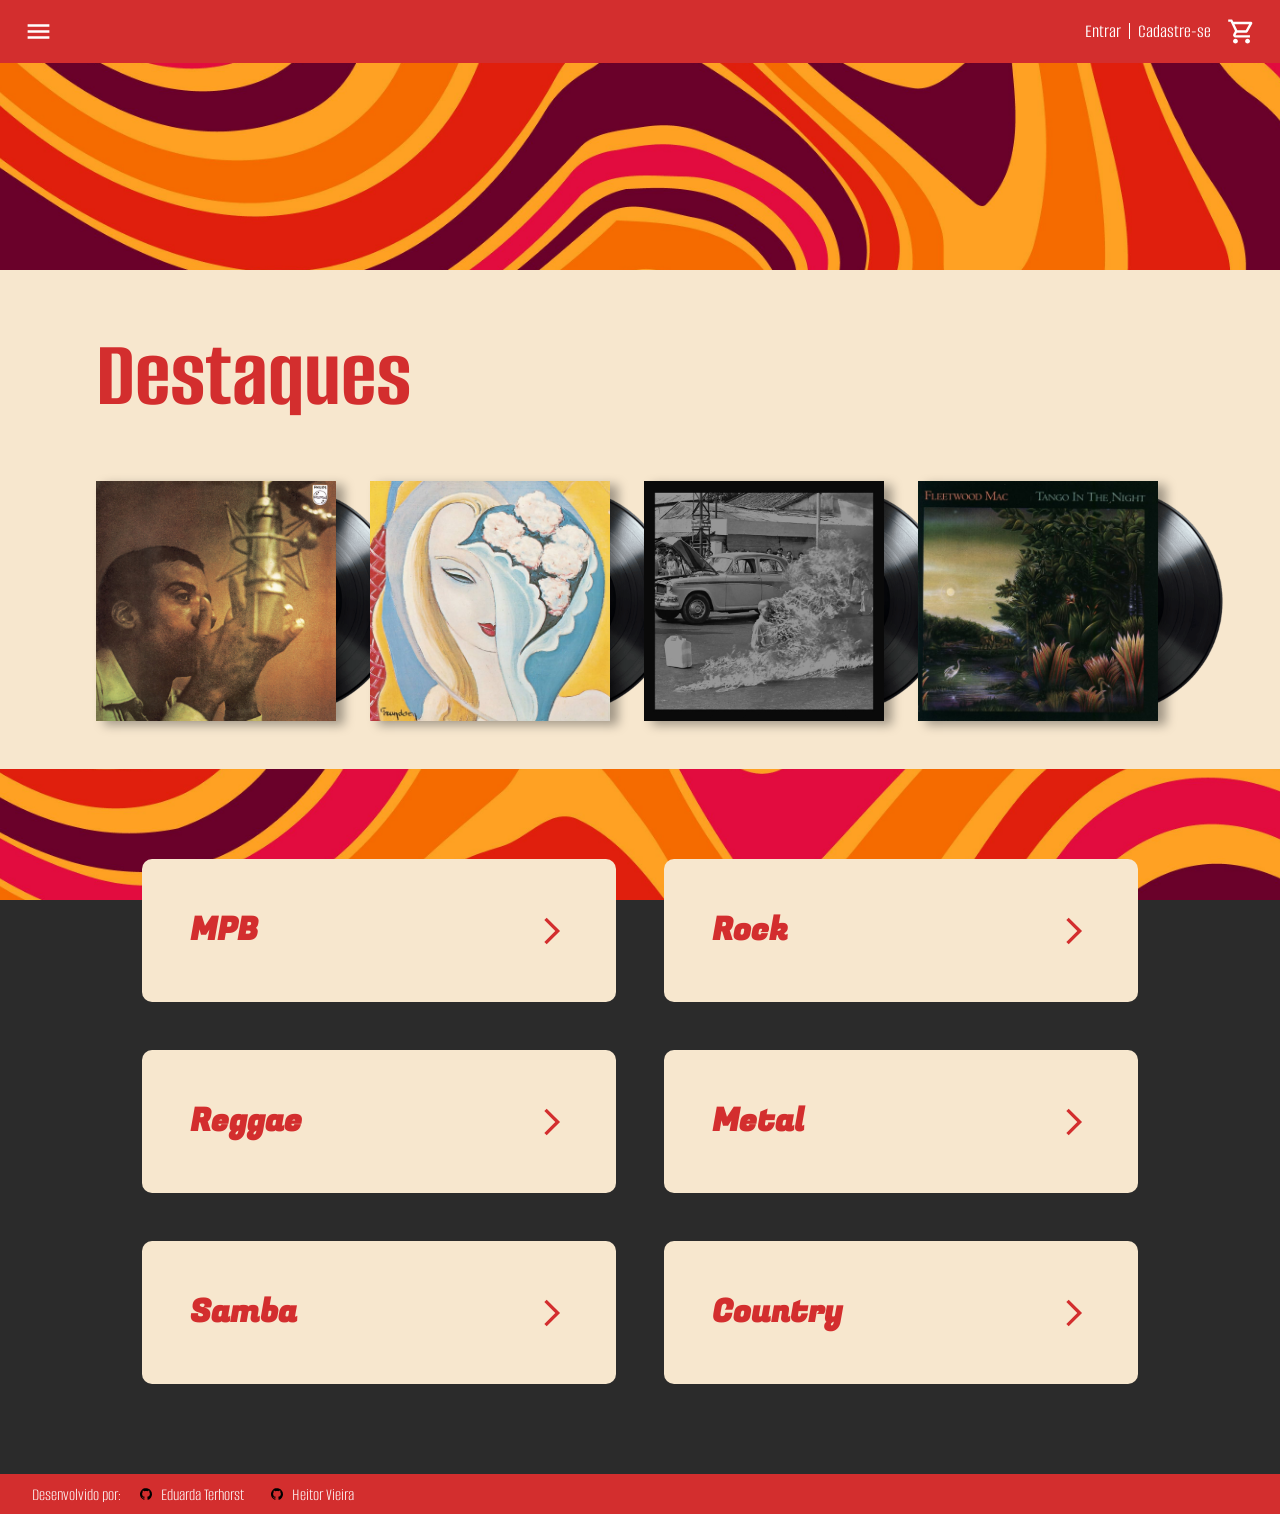
<file: index.html>
<!DOCTYPE html>
<html lang="pt-br">

<head>
    <meta charset="UTF-8">
    <meta name="viewport" content="width=device-width, initial-scale=1.0">
    <link rel="stylesheet" href="css/index.css">

    <title>Disco</title>
</head>

<body>

    <header>
        <a href="">
            <figure>
                <img src="src/icons/Menu.svg" alt="Menu">
            </figure>
        </a>

        <section class="conta">
            <section class="login">
                <a href="">Entrar</a>
                <hr>
                <a href="">Cadastre-se</a>
            </section>

            <a href="">
                <figure>
                    <img src="src/icons/Carrinho.svg" alt="Carrinho">
                </figure>
            </a>
        </section>
    </header>

    <figure class="logo">
        
    </figure>

    <section class="hero">

        <h1>Destaques</h1>

        <nav>

            <a href="produto.html" class="hero-disco">
                <img class="hero-disco-capa" src="src\covers\Força Bruta - Jorge Ben Jor.jpg" alt="Capa do Álbum">
                <img class="hero-disco-disco" src="src/general/DiscoMockup.png" alt="Disco">
            </a>

            <a href="produto.html" class="hero-disco">
                <img class="hero-disco-capa" src="src\covers\Layla - Derek and The Dominos.jpg" alt="Capa do Álbum">
                <img class="hero-disco-disco" src="src/general/DiscoMockup.png" alt="Disco">
            </a>

            <a href="produto.html" class="hero-disco">
                <img class="hero-disco-capa" src="src\covers\Rage Against The Machine - Rage Against The Machine.jpg"
                    alt="Capa do Álbum">
                <img class="hero-disco-disco" src="src/general/DiscoMockup.png" alt="Disco">
            </a>

            <a href="produto.html" class="hero-disco">
                <img class="hero-disco-disco" src="src/general/DiscoMockup.png" alt="Disco">
                <img class="hero-disco-capa" src="src\covers\Tango In The Night - Fleetwood Mac.jpg"
                    alt="Capa do Álbum">
            </a>

        </nav>

    </section>

    <main class="categorias">

        <a href="categoria.html" class="categoria">
            <h1>MPB</h1>
            <svg xmlns="http://www.w3.org/2000/svg" height="24px" viewBox="0 -960 960 960">
                <path d="m321-80-71-71 329-329-329-329 71-71 400 400L321-80Z" />
            </svg>
        </a>

        <a href="categoria.html" class="categoria">
            <h1>Rock</h1>
            <svg xmlns="http://www.w3.org/2000/svg" height="24px" viewBox="0 -960 960 960">
                <path d="m321-80-71-71 329-329-329-329 71-71 400 400L321-80Z" />
            </svg>
        </a>

        <a href="categoria.html" class="categoria">
            <h1>Reggae</h1>
            <svg xmlns="http://www.w3.org/2000/svg" height="24px" viewBox="0 -960 960 960">
                <path d="m321-80-71-71 329-329-329-329 71-71 400 400L321-80Z" />
            </svg>
        </a>

        <a href="categoria.html" class="categoria">
            <h1>Metal</h1>
            <svg xmlns="http://www.w3.org/2000/svg" height="24px" viewBox="0 -960 960 960">
                <path d="m321-80-71-71 329-329-329-329 71-71 400 400L321-80Z" />
            </svg>
        </a>

        <a href="categoria.html" class="categoria">
            <h1>Samba</h1>
            <svg xmlns="http://www.w3.org/2000/svg" height="24px" viewBox="0 -960 960 960">
                <path d="m321-80-71-71 329-329-329-329 71-71 400 400L321-80Z" />
            </svg>
        </a>

        <a href="categoria.html" class="categoria">
            <h1>Country</h1>
            <svg xmlns="http://www.w3.org/2000/svg" height="24px" viewBox="0 -960 960 960">
                <path d="m321-80-71-71 329-329-329-329 71-71 400 400L321-80Z" />
            </svg>
        </a>
    </main>

    <footer>
        <h1>Desenvolvido por:</h1>
        <div class="devs">
            <a href="#" class="dev-card">
                <img src="src/icons/github.svg" alt="GitHub" class="github-icon">
                <h2>Eduarda Terhorst</h2>
            </a>
            <a href="#" class="dev-card">
                <img src="src/icons/github.svg" alt="GitHub" class="github-icon">
                <h2>Heitor Vieira</h2>
            </a>
        </div>
    </footer>

</body>

</html>
</file>
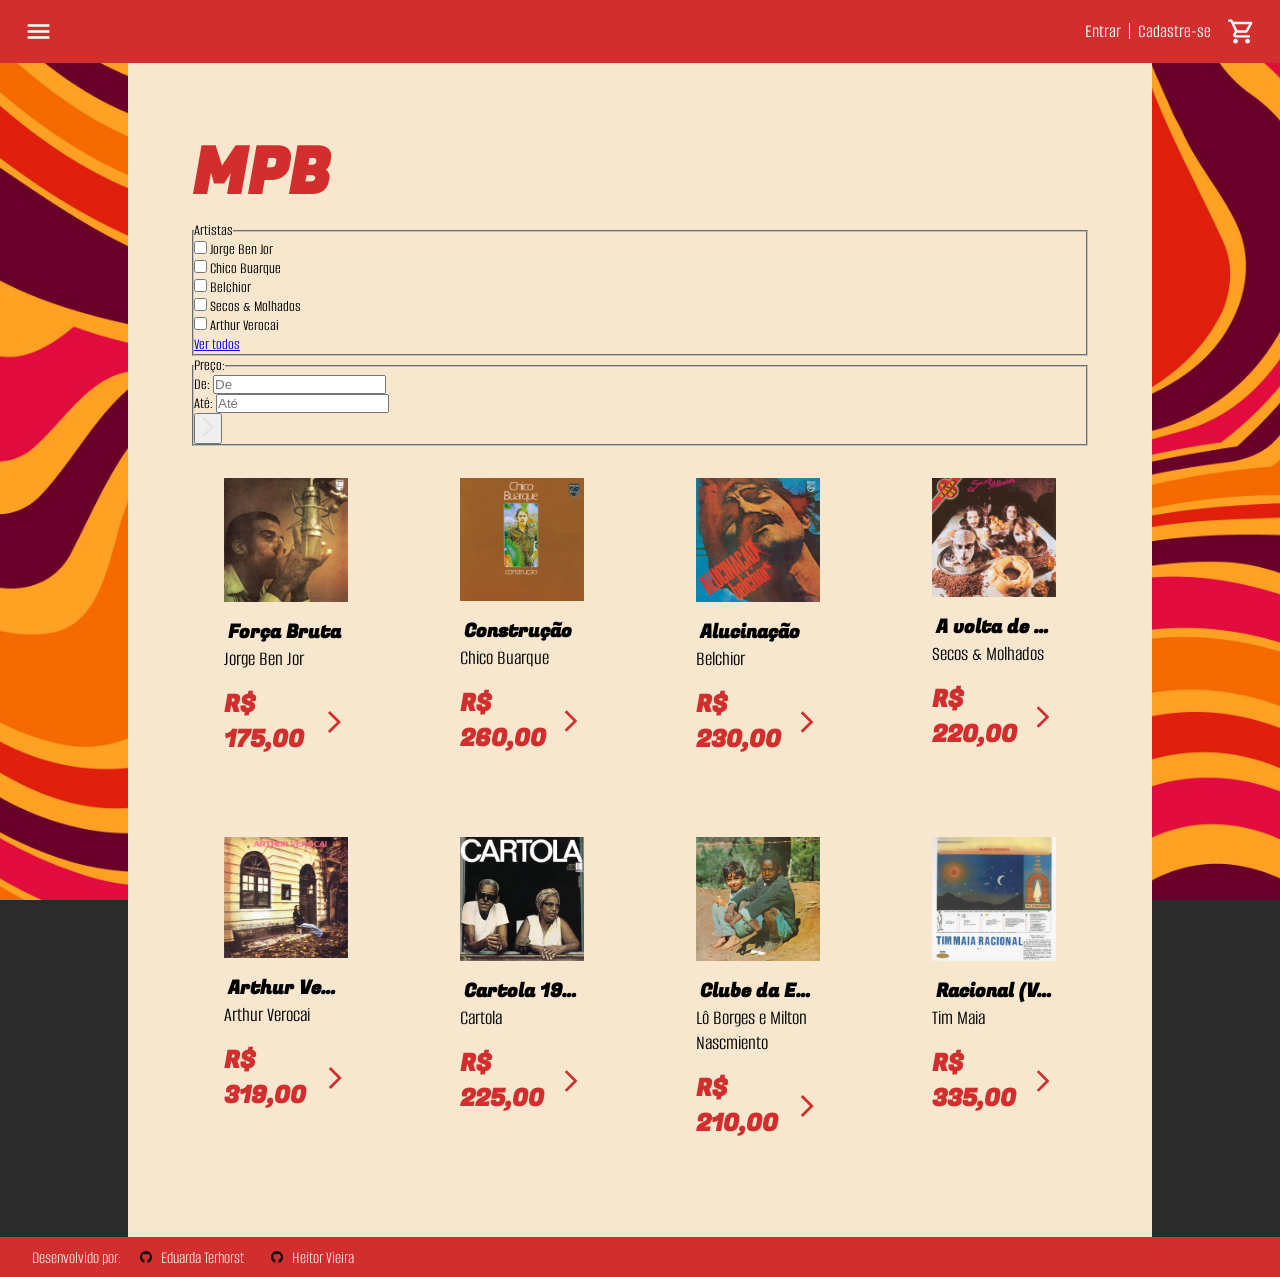
<file: categoria.html>
<!DOCTYPE html>
<html lang="pt-br">

<head>
    <meta charset="UTF-8">
    <meta name="viewport" content="width=device-width, initial-scale=1.0">
    <link rel="stylesheet" href="css/index.css">

    <title>Categoria - Disco</title>
</head>

<body>

    <header>
        <a href="index.html">
            <figure>
                <img src="src/icons/Menu.svg" alt="Menu">
            </figure>
        </a>

        <section class="conta">
            <section class="login">
                <a href="">Entrar</a>
                <hr>
                <a href="">Cadastre-se</a>
            </section>

            <a href="">
                <figure>
                    <img src="src/icons/Carrinho.svg" alt="Carrinho">
                </figure>
            </a>
        </section>
    </header>

    <main class="produtos">
        <h1 class="produtos-categoria">MPB</h1>

        <section class="filtros">
            <form>
                <fieldset class="filtros-artistas">
                    <legend>Artistas</legend>

                    <div>
                        <input type="checkbox" id="Jorge Ben Jor" name="artista" value="Jorge Ben Jor">
                        <label for="Jorge Ben Jor">Jorge Ben Jor</label>
                    </div>

                    <div>
                        <input type="checkbox" id="Chico Buarque" name="artista" value="Chico Buarque">
                        <label for="Chico Buarque">Chico Buarque</label>
                    </div>

                    <div>
                        <input type="checkbox" id="Belchior" name="artista" value="Belchior">
                        <label for="Belchior">Belchior</label>
                    </div>

                    <div>
                        <input type="checkbox" id="Secos & Molhados" name="artista" value="Secos & Molhados">
                        <label for="Secos & Molhados">Secos & Molhados</label>
                    </div>

                    <div>
                        <input type="checkbox" id="Arthur Verocai" name="artista" value="Arthur Verocai">
                        <label for="Arthur Verocai">Arthur Verocai</label>
                    </div>


                    <a href="#">Ver todos</a>
                </fieldset>

                <fieldset class="filtros-preco">
                    <legend>Preço:</legend>

                    <div>
                        <label for="min-price">De:</label>
                        <input type="text" id="min-price" name="min-price" placeholder="De">
                    </div>

                    <div>
                        <label for="max-price">Até:</label>
                        <input type="text" id="max-price" name="max-price" placeholder="Até">
                    </div>

                    <button type="submit">
                        <img src="src/icons/Avancar.svg" alt="Enviar">
                    </button>

                </fieldset>
            </form>
        </section>

        <section class="produtos-grid">
            <article class="produto">
                <img src="src/covers/Força Bruta - Jorge Ben Jor.jpg" alt="Capa do Álbum">
                <section class="identificacao">
                    <h1>Força Bruta</h1>
                    <h2>Jorge Ben Jor</h2>
                </section>
                <section class="comprar">
                    <a href="produto.html">
                        <h1 class="comprar-preco">R$ 175,00</h1>
                        <svg class="comprar-arrow" xmlns="http://www.w3.org/2000/svg" viewBox="0 -960 960 960">
                            <path d="m321-80-71-71 329-329-329-329 71-71 400 400L321-80Z" />
                        </svg>
                    </a>
                </section>
            </article>

            <article class="produto">
                <img src="src/covers/Construção - Chico Buarqu.jpg" alt="Capa do Álbum">
                <section class="identificacao">
                    <h1>Construção</h1>
                    <h2>Chico Buarque</h2>
                </section>
                <section class="comprar">
                    <a href="produto.html">
                        <h1 class="comprar-preco">R$ 260,00</h1>
                        <svg class="comprar-arrow" xmlns="http://www.w3.org/2000/svg" viewBox="0 -960 960 960">
                            <path d="m321-80-71-71 329-329-329-329 71-71 400 400L321-80Z" />
                        </svg>
                    </a>
                </section>
            </article>

            <article class="produto">
                <img src="src/covers/Alucinação - Belchior.jpg" alt="Capa do Álbum">
                <section class="identificacao">
                    <h1>Alucinação</h1>
                    <h2>Belchior</h2>
                </section>
                <section class="comprar">
                    <a href="produto.html">
                        <h1 class="comprar-preco">R$ 230,00</h1>
                        <svg class="comprar-arrow" xmlns="http://www.w3.org/2000/svg" viewBox="0 -960 960 960">
                            <path d="m321-80-71-71 329-329-329-329 71-71 400 400L321-80Z" />
                        </svg>
                    </a>
                </section>
            </article>

            <article class="produto">
                <img src="src/covers/A volta de Secos & Molhados - Secos & Molhados.jpg" alt="Capa do Álbum">
                <section class="identificacao">
                    <h1>A volta de Secos & Molhados</h1>
                    <h2>Secos & Molhados</h2>
                </section>
                <section class="comprar">
                    <a href="produto.html">
                        <h1 class="comprar-preco">R$ 220,00</h1>
                        <svg class="comprar-arrow" xmlns="http://www.w3.org/2000/svg" viewBox="0 -960 960 960">
                            <path d="m321-80-71-71 329-329-329-329 71-71 400 400L321-80Z" />
                        </svg>
                    </a>
                </section>
            </article>

            <article class="produto">
                <img src="src/covers/Arthur Verocai - Arthur Verocai.jpg" alt="Capa do Álbum">
                <section class="identificacao">
                    <h1>Arthur Verocai</h1>
                    <h2>Arthur Verocai</h2>
                </section>
                <section class="comprar">
                    <a href="produto.html">
                        <h1 class="comprar-preco">R$ 319,00</h1>
                        <svg class="comprar-arrow" xmlns="http://www.w3.org/2000/svg" viewBox="0 -960 960 960">
                            <path d="m321-80-71-71 329-329-329-329 71-71 400 400L321-80Z" />
                        </svg>
                    </a>
                </section>
            </article>

            <article class="produto">
                <img src="src/covers/Cartola 1976 - Cartola.jpg" alt="Capa do Álbum">
                <section class="identificacao">
                    <h1>Cartola 1976</h1>
                    <h2>Cartola</h2>
                </section>
                <section class="comprar">
                    <a href="produto.html">
                        <h1 class="comprar-preco">R$ 225,00</h1>
                        <svg class="comprar-arrow" xmlns="http://www.w3.org/2000/svg" viewBox="0 -960 960 960">
                            <path d="m321-80-71-71 329-329-329-329 71-71 400 400L321-80Z" />
                        </svg>
                    </a>
                </section>
            </article>

            <article class="produto">
                <img src="src/covers/Clube da Esquina - Lô Borges e Milton Nascimento.jpg" alt="Capa do Álbum">
                <section class="identificacao">
                    <h1>Clube da Esquina</h1>
                    <h2>Lô Borges e Milton Nascmiento</h2>
                </section>
                <section class="comprar">
                    <a href="produto.html">
                        <h1 class="comprar-preco">R$ 210,00</h1>
                        <svg class="comprar-arrow" xmlns="http://www.w3.org/2000/svg" viewBox="0 -960 960 960">
                            <path d="m321-80-71-71 329-329-329-329 71-71 400 400L321-80Z" />
                        </svg>
                    </a>
                </section>
            </article>

            <article class="produto">
                <img src="src/covers/Racional (Vol 1) - Tim Maia.jpg" alt="Capa do Álbum">
                <section class="identificacao">
                    <h1>Racional (Vol. 1)</h1>
                    <h2>Tim Maia</h2>
                </section>
                <section class="comprar">
                    <a href="produto.html">
                        <h1 class="comprar-preco">R$ 335,00</h1>
                        <svg class="comprar-arrow" xmlns="http://www.w3.org/2000/svg" viewBox="0 -960 960 960">
                            <path d="m321-80-71-71 329-329-329-329 71-71 400 400L321-80Z" />
                        </svg>
                    </a>
                </section>
            </article>
        </section>
    </main>

    <footer>
        <h1>Desenvolvido por:</h1>

        <section class="devs">

            <a href="" class="dev-card">
                <img src="src/icons/github.svg" class="github-icon" alt="Git Icon">
                <h2>Eduarda Terhorst</h2>
            </a>

            <a href="" class="dev-card">
                <img src="src/icons/github.svg" class="github-icon" alt="Git Icon">
                <h2>Heitor Vieira</h2>
            </a>

        </section>
    </footer>

</body>
</file>
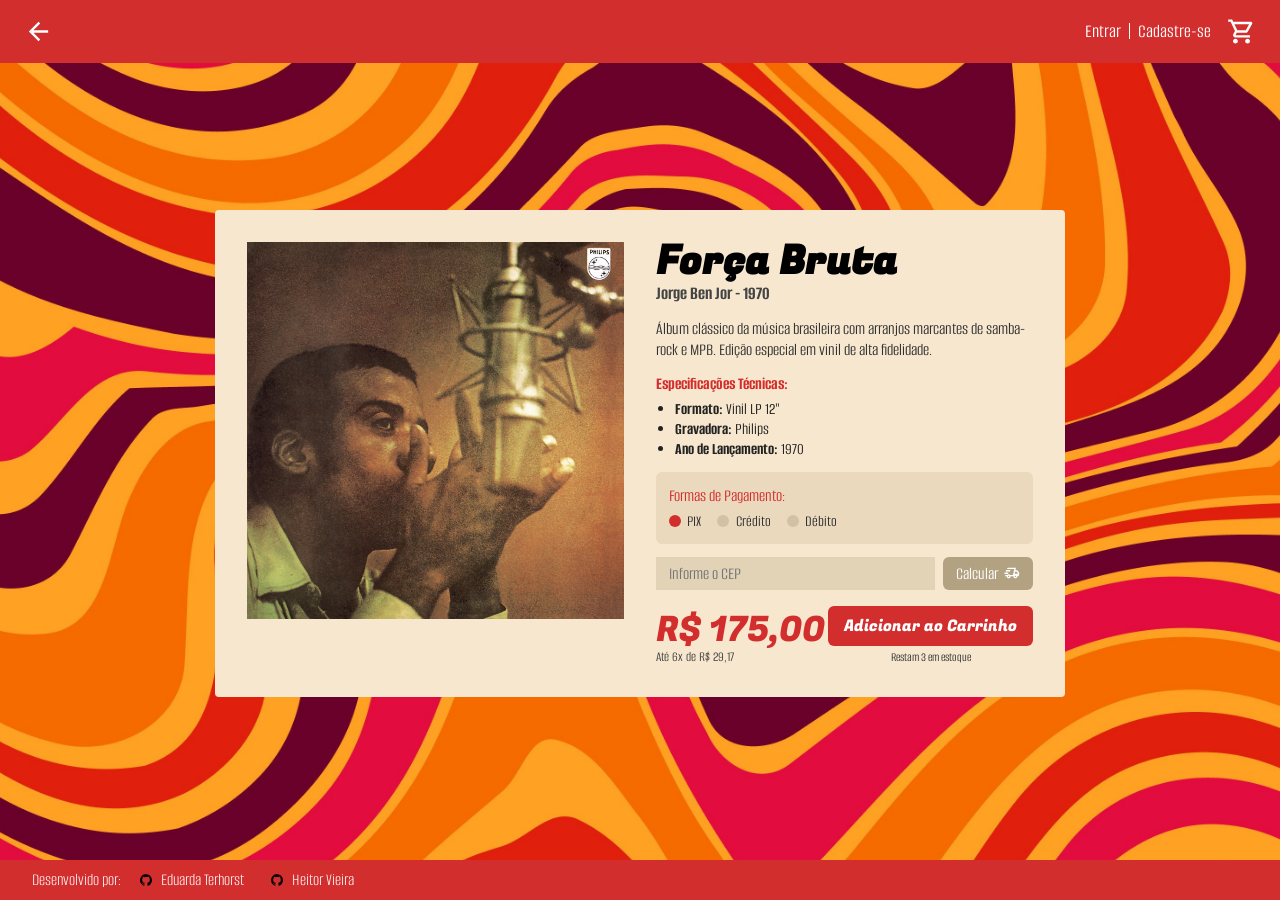
<file: produto.html>
<!DOCTYPE html>
<html lang="pt-br">

<head>
    <meta charset="UTF-8">
    <meta name="viewport" content="width=device-width, initial-scale=1.0">
    <title>Página do Produto - Disco</title>
    <link rel="stylesheet" href="css/index.css">
</head>

<body>

    <header>
        <a href="categoria.html" aria-label="Voltar">
            <figure>
                <img src="src/icons/Voltar.svg" alt="Voltar" onerror="this.remove()">
            </figure>
        </a>

        <div class="conta">
            <div class="login">
                <a href="#">Entrar</a>
                <hr>
                <a href="#">Cadastre-se</a>
            </div>

            <a href="#" aria-label="Carrinho">
                <figure>
                    <img src="src/icons/Carrinho.svg" alt="Carrinho">
                </figure>
            </a>
        </div>
    </header>

    <main class="produto-container">
        
        <article class="produto-card">
            
            <div class="produto-imagem">
                <img src="src/covers/Força Bruta - Jorge Ben Jor.jpg" alt="Imagem do Produto">
            </div>

            <div class="produto-detalhes">
                <div class="produto-header">
                    <h1>Força Bruta</h1>
                    <h2>Jorge Ben Jor - 1970</h2>
                </div>

                <p class="produto-descricao">
                    Álbum clássico da música brasileira com arranjos marcantes de samba-rock e MPB. Edição especial em vinil de alta fidelidade.
                </p>

                <section class="especificacoes-box">
                    <h3>Especificações Técnicas:</h3>
                    <ul>
                        <li><strong>Formato:</strong> Vinil LP 12"</li>
                        <li><strong>Gravadora:</strong> Philips</li>
                        <li><strong>Ano de Lançamento:</strong> 1970</li>
                    </ul>
                </section>

                <section class="formas-pagamento">
                    <h3>Formas de Pagamento:</h3>
                    <div class="pagamento-list">
                        <label class="pagamento-option">
                            <input type="radio" name="pagamento" value="pix" checked>
                            <span class="custom-radio"></span>
                            PIX
                        </label>

                        <label class="pagamento-option">
                            <input type="radio" name="pagamento" value="credito">
                            <span class="custom-radio"></span>
                            Crédito
                        </label>

                        <label class="pagamento-option">
                            <input type="radio" name="pagamento" value="debito">
                            <span class="custom-radio"></span>
                            Débito
                        </label>
                    </div>
                </section>

                <section class="frete-box">
                    <input type="text" placeholder="Informe o CEP">
                    <button type="button" class="btn-calcular">
                        Calcular
                        <img src="src/icons/Delivery.svg" alt="" onerror="this.remove()">
                    </button>
                </section>
            
                <section class="compra-box">
                    <div class="preco-container">
                        <span class="preco-destaque">R$ 175,00</span>
                        <span class="preco-subtext">Até 6x de R$ 29,17</span>
                    </div>

                    <div class="btn-compra-wrapper">
                        <button type="button" class="btn-comprar">Adicionar ao Carrinho</button>
                        <span class="estoque-subtext">Restam 3 em estoque</span>
                    </div>
                </section>

            </div>

        </article>
    </main>

    <footer>
        <h1>Desenvolvido por:</h1>
        <div class="devs">
            <a href="#" class="dev-card">
                <img src="src/icons/github.svg" alt="GitHub" class="github-icon">
                <h2>Eduarda Terhorst</h2>
            </a>
            <a href="#" class="dev-card">
                <img src="src/icons/github.svg" alt="GitHub" class="github-icon">
                <h2>Heitor Vieira</h2>
            </a>
        </div>
    </footer>

</body>

</html>
</file>
<file: css/index.css>
@import url('https://fonts.googleapis.com/css2?family=Alumni+Sans:ital,wght@0,100..900;1,100..900&family=Fugaz+One&display=swap');

:root {
    --main-red: #D32E2E;
    --main-red-hover: #b52323;
    --background-sand: #F7E7CE;
    --background-sand-dark: #EAD9BD;

    --bold: 'Fugaz One', cursive, sans-serif;
    --light: 'Alumni Sans', sans-serif;
}

* {
    margin: 0;
    padding: 0;
    box-sizing: border-box;
}

body {
    background-image: url("../src/general/Background.jpg");

    background-size: cover;
    background-position: center;
    background-repeat: no-repeat;
    background-attachment: fixed;
    background-color: #2b2b2b;

    font-family: var(--light);
    min-height: 100vh;
    display: flex;
    flex-direction: column;
}

/*global*/

header {
    width: 100%;
    height: 7vh;
    min-height: 48px;
    padding: 0 1.5rem;
    position: fixed;
    top: 0;
    left: 0;
    z-index: 99;
    display: flex;
    justify-content: space-between;
    align-items: center;
    background-color: var(--main-red);
}

header figure {
    height: 1.8rem;
    width: 1.8rem;
    display: flex;
    align-items: center;
    justify-content: center;
}

header figure img {
    height: 100%;
    width: 100%;
    object-fit: contain;
}

header .conta {
    display: flex;
    align-items: center;
    gap: 1rem;
}

header .conta .login {
    display: flex;
    align-items: center;
    gap: 0.5rem;
}

header .conta .login a {
    color: white;
    text-decoration: none;
    font-size: 1.2rem;
    font-family: var(--light);
}

header .conta .login hr {
    height: 1rem;
    border: none;
    border-left: 1px solid white;
}

/*index*/
.logo {
    height: 30vh;
    padding-top: 8vh;
    display: flex;
    justify-content: center;
    align-items: center;
}

.hero {
    max-width: 100%;
    height: max-content;
    display: flex;
    flex-direction: column;
    justify-content: center;
    gap: 3rem;
    padding: 3rem 6rem;
    background-color: var(--background-sand);
}

.hero h1 {
    font-family: var(--light);
    font-size: 6rem;
    color: var(--main-red);
}

.hero nav {
    height: auto;
    width: 83vw;
    display: flex;
    justify-content: space-between;
    flex-wrap: wrap;
    gap: 2rem;
}

.hero-disco {
    position: relative;
    height: 15rem;
    aspect-ratio: 1;
    display: flex;
}

.hero-disco .hero-disco-capa {
    position: relative;
    z-index: 2;
    box-shadow: 8px 4px 10px rgba(0, 0, 0, 0.35);
}

.hero-disco:hover .hero-disco-capa {
    top: -8px;
    left: -4px;
    z-index: 4;
    box-shadow: 16px 8px 10px rgba(0, 0, 0, 0.35);
}

.hero-disco .hero-disco-disco {
    position: absolute;
    top: 0;
    left: 0;
    height: 100%;
    transform: translateX(30%);
}

.hero-disco:hover .hero-disco-disco {
    position: absolute;
    top: -8;
    left: -4;
    z-index: 3;
    transform: translateX(40%);
}

.categorias {
    width: 100%;
    display: flex;
    justify-content: center;
    align-items: center;
    flex-wrap: wrap;
    gap: 3rem;
    padding: 10vh 0rem;
}


.categorias .categoria {
    width: 37vw;
    border-radius: 10px;
    padding: 3rem;
    display: flex;
    align-items: center;
    justify-content: space-between;
    background-color: var(--background-sand);
    text-decoration: none;
}

.categorias .categoria:hover {
    position: relative;
    top: -8px;
    left: -4px;
    box-shadow: 8px 4px 10px rgba(0, 0, 0, 0.35);
}


.categorias .categoria h1 {
    font-family: var(--bold);
    font-size: 2rem;
    color: var(--main-red);
}

.categorias .categoria svg {
    fill: var(--main-red);
    height: 2rem;
}

/*rodape*/
footer {
    padding: 0.6rem 2rem;
    display: flex;
    align-items: center;
    gap: 1rem;
    background-color: var(--main-red);
    margin-top: auto;
    width: 100%;
}

footer h1 {
    color: white;
    font-family: var(--light);
    font-weight: 300;
    font-size: 1.1rem;
}

footer .devs {
    display: flex;
    gap: 1.5rem;
}

footer .devs .dev-card {
    display: flex;
    align-items: center;
    gap: 6px;
    text-decoration: none;
    color: white;
    font-family: var(--light);
}

footer .devs .dev-card h2 {
    font-size: 1.1rem;
    font-weight: 300;
}

footer img.github-icon {
    width: 18px !important;
    height: 18px !important;
    object-fit: contain;
}

.produtos {
    width: 80%;
    background-color: var(--background-sand);
    align-self: center;
    padding: calc(7dvh + 4rem) 4rem 4rem 4rem;
}

.produtos .produtos-categoria {
    font-size: 4rem;
    color: var(--main-red);
    font-family: var(--bold);
}

.produtos-grid {
    display: flex;
    flex-wrap: wrap;
    flex-direction: row;
    gap: 1rem;
    justify-content: space-between;
}

.produtos-grid .produto {
    position: relative;
    width: calc(50% - 1.5rem);
    display: flex;
    flex-direction: column;
    gap: 1rem;
    padding: 0.5rem;
    border-radius: 10px;
}

.produto:hover {
    position: relative;
    top: -8px;
    left: -4px;
    box-shadow: 8px 4px 10px rgba(0, 0, 0, 0.35);
}


.produto .identificacao h1 {
    font-family: var(--bold);
    font-size: 1.2rem;
    white-space: nowrap;
    overflow: hidden;
    text-overflow: ellipsis;
    padding: 0px 4px;
}

.produto .identificacao h2 {
    font-family: var(--light);
    font-size: 1.3rem;
    font-weight: 400;
}

.produto .comprar a {
    display: flex;
    flex-direction: row;
    justify-content: space-between;
    text-decoration: none;
    align-items: center;
}

.comprar .comprar-preco {
    color: var(--main-red);
    font-family: var(--bold);
    font-size: 1.5rem;
}

.comprar .comprar-arrow {
    fill: var(--main-red);
    height: 2rem;
}

/*produto*/
.produto-container {
    width: 100%;
    flex: 1;
    display: flex;
    justify-content: center;
    align-items: center;
    padding: 5rem 1rem 2rem 1rem;
}

.produto-card {
    background-color: var(--background-sand);
    width: 100%;
    max-width: 850px;
    padding: 2rem;
    display: grid;
    grid-template-columns: 1fr;
    gap: 2rem;
    border-radius: 4px;
}

/* Coluna Esquerda */
.produto-imagem img {
    width: 100%;
    aspect-ratio: 1;
    object-fit: cover;
}

/* Coluna Direita */
.produto-detalhes {
    display: flex;
    flex-direction: column;
}

.produto-header h1 {
    font-family: var(--bold);
    font-size: 2.5rem;
    color: #000;
    line-height: 1;
}

.produto-header h2 {
    font-family: var(--light);
    font-size: 1.2rem;
    color: #444;
    margin-bottom: 0.8rem;
}

/* Descrição e Especificações */
.produto-descricao {
    font-size: 1.1rem;
    color: #333;
    line-height: 1.2;
    margin-bottom: 0.8rem;
}

.especificacoes-box {
    margin-bottom: 0.8rem;
}

.especificacoes-box h3 {
    font-size: 1.1rem;
    color: var(--main-red);
    font-weight: bold;
    margin-bottom: 0.3rem;
}

.especificacoes-box ul {
    list-style: disc;
    padding-left: 1.2rem;
}

.especificacoes-box li {
    font-size: 1.05rem;
    color: #222;
}

/* Formas de Pagamento*/
.formas-pagamento {
    background-color: var(--background-sand-dark);
    padding: 0.8rem;
    border-radius: 6px;
    margin-bottom: 0.8rem;
}

.formas-pagamento h3 {
    font-size: 1.1rem;
    color: var(--main-red);
    font-weight: 400;
    margin-bottom: 0.4rem;
}

.pagamento-list {
    display: flex;
    gap: 1rem;
}

.pagamento-option {
    display: flex;
    align-items: center;
    gap: 0.4rem;
    font-size: 1rem;
    color: #333;
    cursor: pointer;
}

.pagamento-option input[type="radio"] {
    display: none;
}

.custom-radio {
    width: 12px;
    height: 12px;
    border-radius: 50%;
    background-color: #D1C1A5;
    display: inline-block;
}

.pagamento-option input[type="radio"]:checked+.custom-radio {
    background-color: var(--main-red);
}

/* Frete */
.frete-box {
    display: flex;
    gap: 0.5rem;
    margin-bottom: 1rem;
}

.frete-box input {
    flex: 1;
    padding: 0.4rem 0.8rem;
    border: none;
    background-color: #E2D3B7;
    font-family: var(--light);
    font-size: 1.1rem;
    outline: none;
}

.btn-calcular {
    background-color: #B2A282;
    border: none;
    padding: 0.4rem 0.8rem;
    border-radius: 6px;
    color: white;
    font-family: var(--light);
    font-size: 1.1rem;
    display: flex;
    align-items: center;
    gap: 0.4rem;
    cursor: pointer;
}

.btn-calcular img {
    height: 16px;
}

/* Preço e Botão Adicionar ao Carrinho */
.compra-box {
    display: flex;
    justify-content: space-between;
    align-items: flex-end;
    margin-top: auto;
}

.preco-container {
    display: flex;
    flex-direction: column;
}

.preco-destaque {
    font-family: var(--bold);
    font-size: 2.2rem;
    color: var(--main-red);
    line-height: 1;
}

.preco-subtext {
    font-size: 0.9rem;
    color: #444;
}

.btn-compra-wrapper {
    display: flex;
    flex-direction: column;
    align-items: center;
}

.btn-comprar {
    background-color: var(--main-red);
    color: white;
    border: none;
    font-family: var(--bold);
    padding: 0.5rem 1rem;
    border-radius: 6px;
    font-size: 1rem;
    cursor: pointer;
    transition: background-color 0.2s;
}

.btn-comprar:hover {
    background-color: var(--main-red-hover);
}

.estoque-subtext {
    font-size: 0.8rem;
    color: #333;
    margin-top: 0.2rem;
}

/* Responsividade*/
@media (min-width: 768px) {
    .produto-card {
        grid-template-columns: 1fr 1fr;
        gap: 2rem;
    }

    .produtos-grid .produto {
        width: calc(25% - (3rem * 3) / 4);
        padding: 2rem;
    }
}

@media (min-width: 768px) {

    .produtos-grid .produto {
        width: calc(25% - (3rem * 3) / 4);
        padding: 2rem;
    }
}

@media screen and (min-width: 768px) and (max-width: 1200px) {
    .produtos-grid .produto {
        width: calc(33% - (3rem * 2) / 3);
        padding: 2rem;
    }
}
</file>
